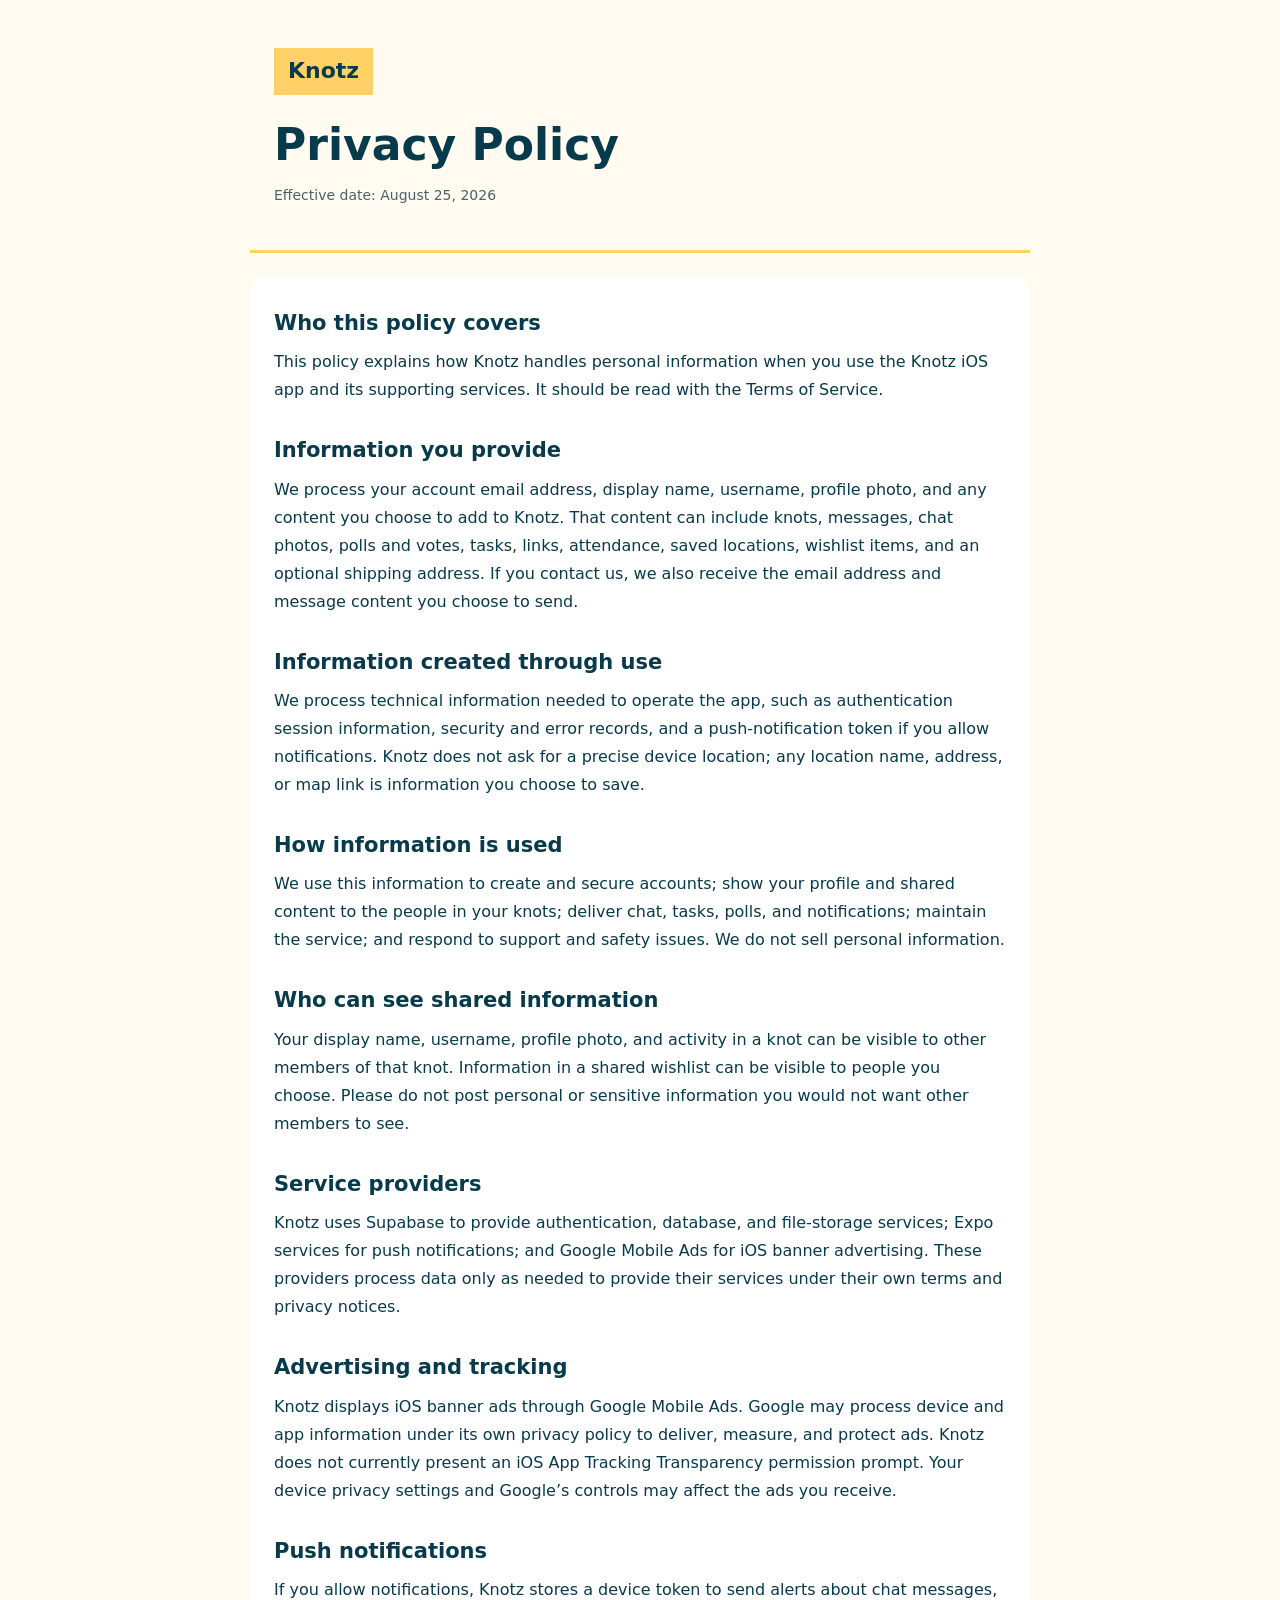
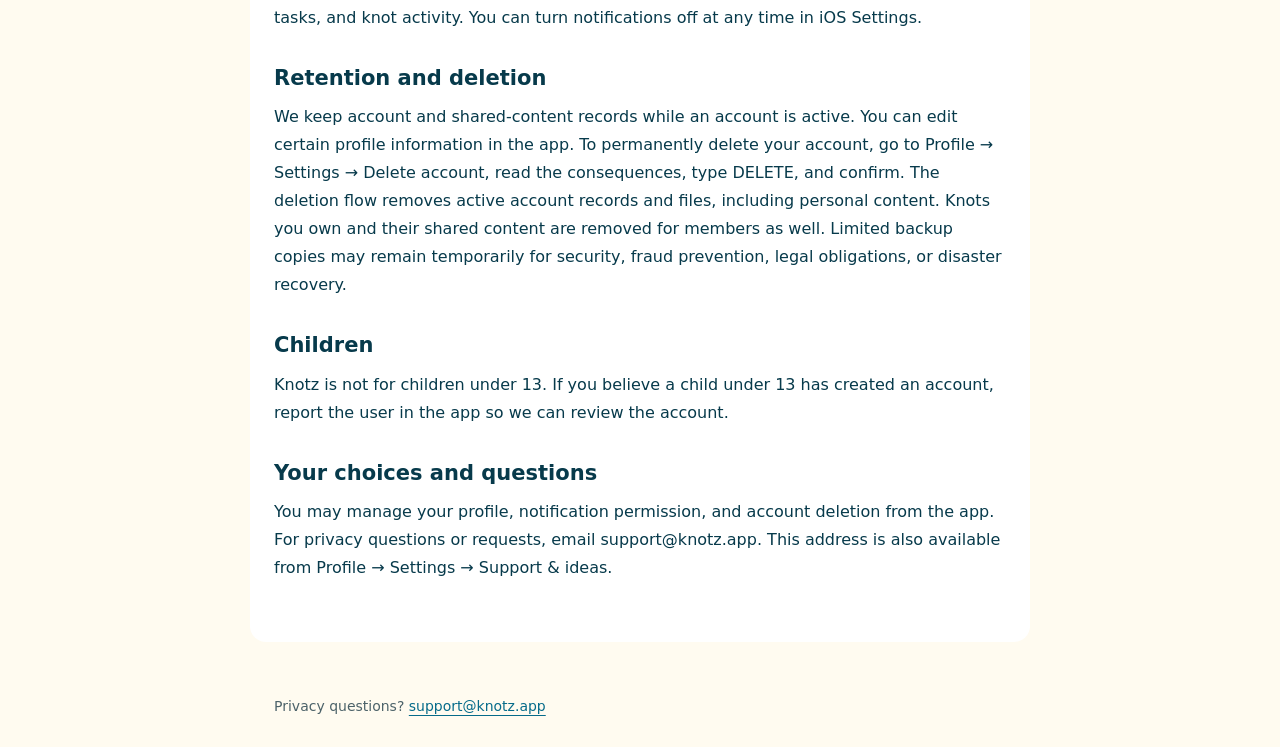
<file: index.html>
<!doctype html>
<html lang="en">
<head>
<meta charset="utf-8">
<meta name="viewport" content="width=device-width, initial-scale=1">
<meta name="description" content="Knotz privacy policy: information, advertising, notifications, account deletion, and your choices.">
<meta name="color-scheme" content="light">
<title>Privacy Policy | Knotz</title>
<style>
*{box-sizing:border-box}body{margin:0;background:#fffbf0;color:#073a4b;font-family:system-ui,-apple-system,BlinkMacSystemFont,"Segoe UI",sans-serif;line-height:1.75}
header,main,footer{max-width:780px;margin:auto;padding:28px 24px}header{padding-top:48px;border-bottom:3px solid #ffd167}
.brand{display:inline-block;padding:4px 14px;background:#ffd167;color:#073a4b;font-size:22px;font-weight:850;text-decoration:none}
h1{font-size:clamp(30px,7vw,44px);line-height:1.2;margin:24px 0 12px}h2{font-size:21px;line-height:1.4;margin:0 0 10px}
section{margin:0 0 32px}p{margin:0 0 14px}.date,footer{color:#4c6269;font-size:14px}
main{background:#fff;margin-top:24px;margin-bottom:24px;border-radius:16px;padding-top:32px}
a{color:#066b8a;text-underline-offset:4px}a:focus-visible{outline:3px solid #108ab1;outline-offset:5px}
@media(max-width:600px){main{border-radius:0;margin-top:16px}header{padding-top:28px}}
@media print{body,main{background:white}header,main,footer{max-width:none}a{color:inherit}}
</style>
</head>
<body>
<header><a class="brand" href="./">Knotz</a><h1>Privacy Policy</h1><p class="date">Effective date: August 25, 2026</p></header>
<main><section><h2>Who this policy covers</h2><p>This policy explains how Knotz handles personal information when you use the Knotz iOS app and its supporting services. It should be read with the Terms of Service.</p></section>
<section><h2>Information you provide</h2><p>We process your account email address, display name, username, profile photo, and any content you choose to add to Knotz. That content can include knots, messages, chat photos, polls and votes, tasks, links, attendance, saved locations, wishlist items, and an optional shipping address. If you contact us, we also receive the email address and message content you choose to send.</p></section>
<section><h2>Information created through use</h2><p>We process technical information needed to operate the app, such as authentication session information, security and error records, and a push-notification token if you allow notifications. Knotz does not ask for a precise device location; any location name, address, or map link is information you choose to save.</p></section>
<section><h2>How information is used</h2><p>We use this information to create and secure accounts; show your profile and shared content to the people in your knots; deliver chat, tasks, polls, and notifications; maintain the service; and respond to support and safety issues. We do not sell personal information.</p></section>
<section><h2>Who can see shared information</h2><p>Your display name, username, profile photo, and activity in a knot can be visible to other members of that knot. Information in a shared wishlist can be visible to people you choose. Please do not post personal or sensitive information you would not want other members to see.</p></section>
<section><h2>Service providers</h2><p>Knotz uses Supabase to provide authentication, database, and file-storage services; Expo services for push notifications; and Google Mobile Ads for iOS banner advertising. These providers process data only as needed to provide their services under their own terms and privacy notices.</p></section>
<section><h2>Advertising and tracking</h2><p>Knotz displays iOS banner ads through Google Mobile Ads. Google may process device and app information under its own privacy policy to deliver, measure, and protect ads. Knotz does not currently present an iOS App Tracking Transparency permission prompt. Your device privacy settings and Google’s controls may affect the ads you receive.</p></section>
<section><h2>Push notifications</h2><p>If you allow notifications, Knotz stores a device token to send alerts about chat messages, tasks, and knot activity. You can turn notifications off at any time in iOS Settings.</p></section>
<section><h2>Retention and deletion</h2><p>We keep account and shared-content records while an account is active. You can edit certain profile information in the app. To permanently delete your account, go to Profile → Settings → Delete account, read the consequences, type DELETE, and confirm. The deletion flow removes active account records and files, including personal content. Knots you own and their shared content are removed for members as well. Limited backup copies may remain temporarily for security, fraud prevention, legal obligations, or disaster recovery.</p></section>
<section><h2>Children</h2><p>Knotz is not for children under 13. If you believe a child under 13 has created an account, report the user in the app so we can review the account.</p></section>
<section><h2>Your choices and questions</h2><p>You may manage your profile, notification permission, and account deletion from the app. For privacy questions or requests, email support@knotz.app. This address is also available from Profile → Settings → Support &amp; ideas.</p></section></main>
<footer>Privacy questions? <a href="mailto:support@knotz.app">support@knotz.app</a></footer>
</body>
</html>
</file>
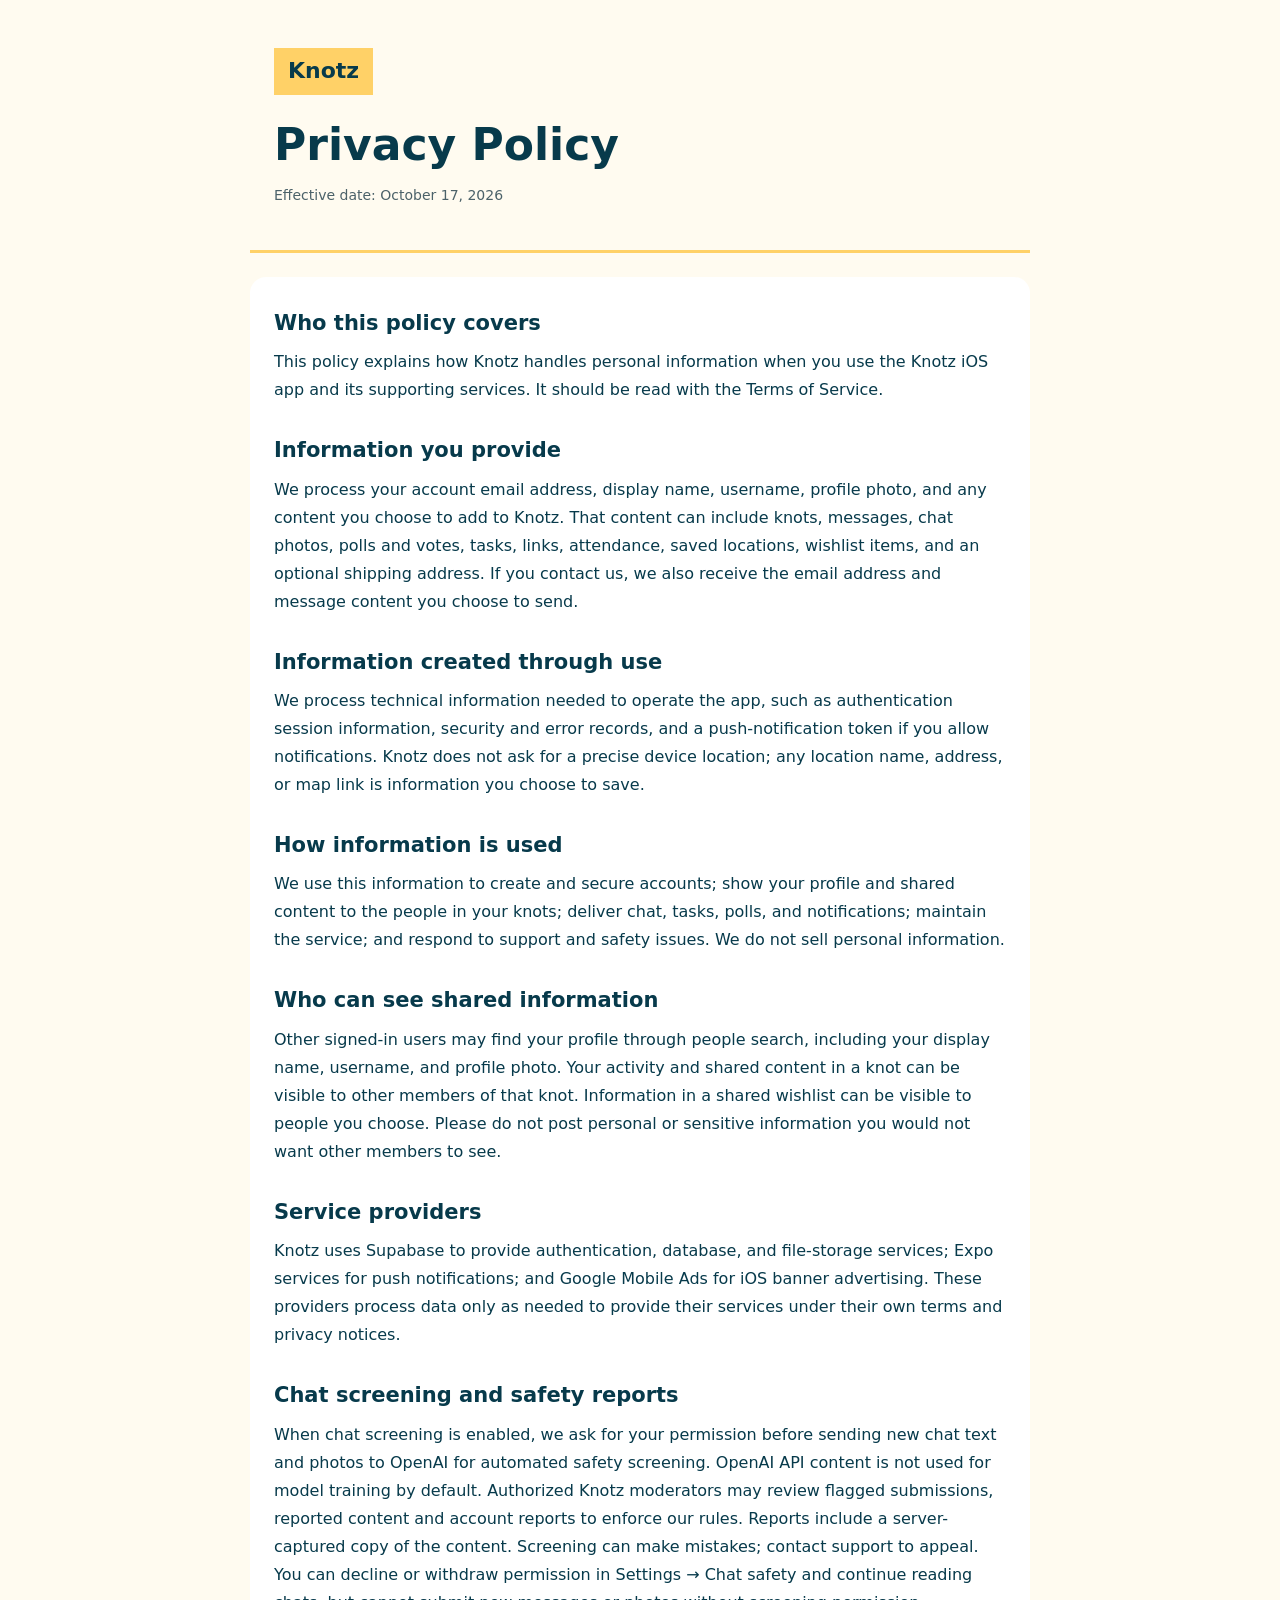
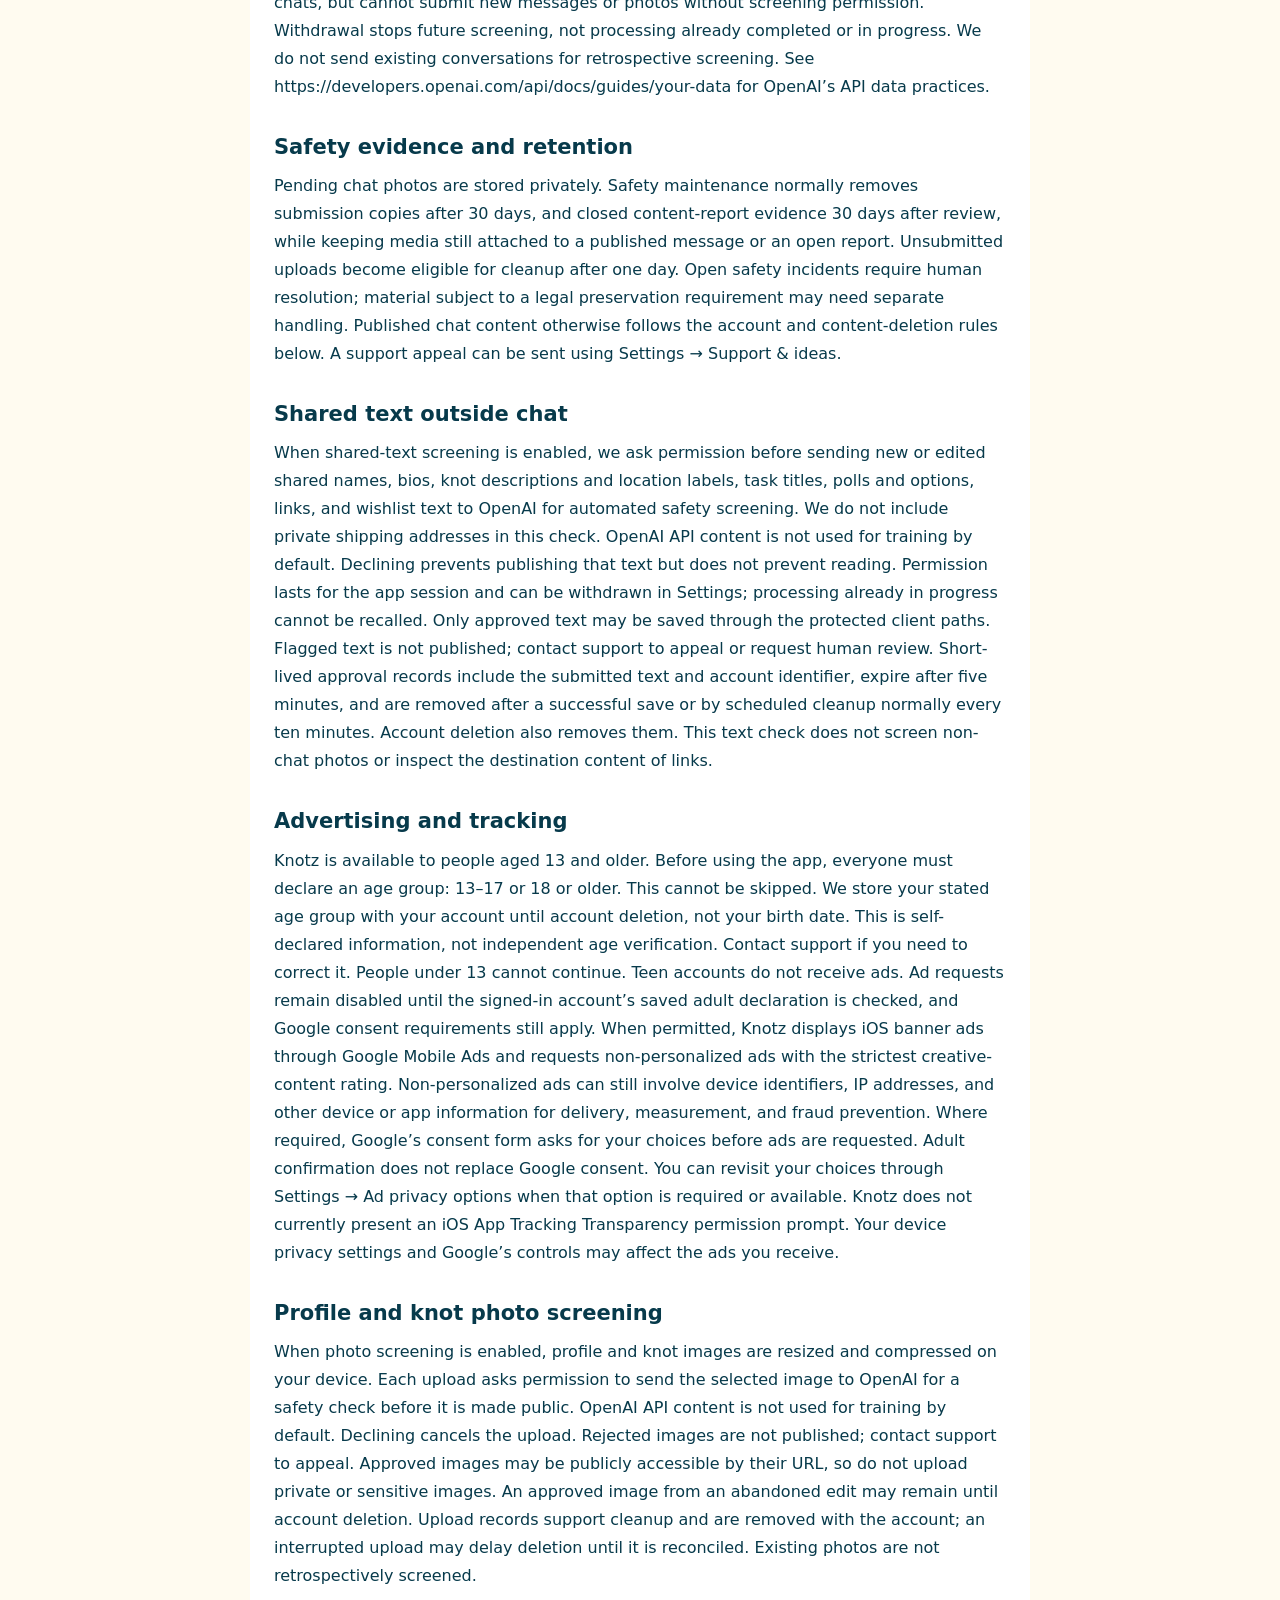
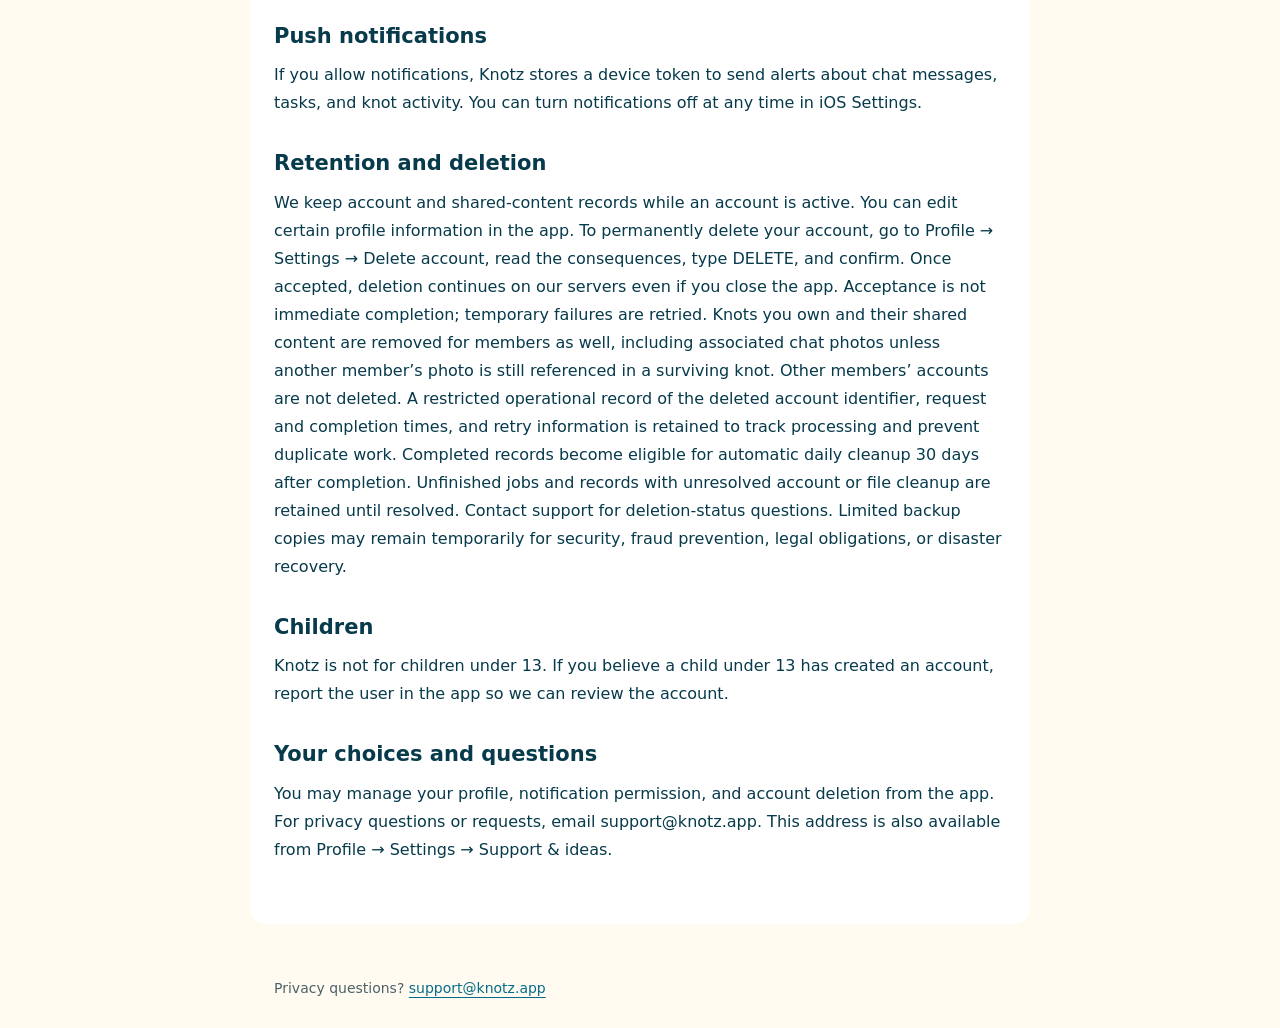
<file: privacy.html>
<!doctype html>
<html lang="en">
<head>
<meta charset="utf-8">
<meta name="viewport" content="width=device-width, initial-scale=1">
<meta name="description" content="Knotz privacy policy: information, advertising, notifications, account deletion, and your choices.">
<meta name="color-scheme" content="light">
<title>Privacy Policy | Knotz</title>
<style>
*{box-sizing:border-box}body{margin:0;background:#fffbf0;color:#073a4b;font-family:system-ui,-apple-system,BlinkMacSystemFont,"Segoe UI",sans-serif;line-height:1.75}
header,main,footer{max-width:780px;margin:auto;padding:28px 24px}header{padding-top:48px;border-bottom:3px solid #ffd167}
.brand{display:inline-block;padding:4px 14px;background:#ffd167;color:#073a4b;font-size:22px;font-weight:850;text-decoration:none}
h1{font-size:clamp(30px,7vw,44px);line-height:1.2;margin:24px 0 12px}h2{font-size:21px;line-height:1.4;margin:0 0 10px}
section{margin:0 0 32px}p{margin:0 0 14px}.date,footer{color:#4c6269;font-size:14px}
main{background:#fff;margin-top:24px;margin-bottom:24px;border-radius:16px;padding-top:32px}
a{color:#066b8a;text-underline-offset:4px}a:focus-visible{outline:3px solid #108ab1;outline-offset:5px}
@media(max-width:600px){main{border-radius:0;margin-top:16px}header{padding-top:28px}}
@media print{body,main{background:white}header,main,footer{max-width:none}a{color:inherit}}
</style>
</head>
<body>
<header><a class="brand" href="./">Knotz</a><h1>Privacy Policy</h1><p class="date">Effective date: October 17, 2026</p></header>
<main><section><h2>Who this policy covers</h2><p>This policy explains how Knotz handles personal information when you use the Knotz iOS app and its supporting services. It should be read with the Terms of Service.</p></section>
<section><h2>Information you provide</h2><p>We process your account email address, display name, username, profile photo, and any content you choose to add to Knotz. That content can include knots, messages, chat photos, polls and votes, tasks, links, attendance, saved locations, wishlist items, and an optional shipping address. If you contact us, we also receive the email address and message content you choose to send.</p></section>
<section><h2>Information created through use</h2><p>We process technical information needed to operate the app, such as authentication session information, security and error records, and a push-notification token if you allow notifications. Knotz does not ask for a precise device location; any location name, address, or map link is information you choose to save.</p></section>
<section><h2>How information is used</h2><p>We use this information to create and secure accounts; show your profile and shared content to the people in your knots; deliver chat, tasks, polls, and notifications; maintain the service; and respond to support and safety issues. We do not sell personal information.</p></section>
<section><h2>Who can see shared information</h2><p>Other signed-in users may find your profile through people search, including your display name, username, and profile photo. Your activity and shared content in a knot can be visible to other members of that knot. Information in a shared wishlist can be visible to people you choose. Please do not post personal or sensitive information you would not want other members to see.</p></section>
<section><h2>Service providers</h2><p>Knotz uses Supabase to provide authentication, database, and file-storage services; Expo services for push notifications; and Google Mobile Ads for iOS banner advertising. These providers process data only as needed to provide their services under their own terms and privacy notices.</p></section>
<section><h2>Chat screening and safety reports</h2><p>When chat screening is enabled, we ask for your permission before sending new chat text and photos to OpenAI for automated safety screening. OpenAI API content is not used for model training by default. Authorized Knotz moderators may review flagged submissions, reported content and account reports to enforce our rules. Reports include a server-captured copy of the content. Screening can make mistakes; contact support to appeal. You can decline or withdraw permission in Settings → Chat safety and continue reading chats, but cannot submit new messages or photos without screening permission. Withdrawal stops future screening, not processing already completed or in progress. We do not send existing conversations for retrospective screening. See https://developers.openai.com/api/docs/guides/your-data for OpenAI’s API data practices.</p></section>
<section><h2>Safety evidence and retention</h2><p>Pending chat photos are stored privately. Safety maintenance normally removes submission copies after 30 days, and closed content-report evidence 30 days after review, while keeping media still attached to a published message or an open report. Unsubmitted uploads become eligible for cleanup after one day. Open safety incidents require human resolution; material subject to a legal preservation requirement may need separate handling. Published chat content otherwise follows the account and content-deletion rules below. A support appeal can be sent using Settings → Support &amp; ideas.</p></section>
<section><h2>Shared text outside chat</h2><p>When shared-text screening is enabled, we ask permission before sending new or edited shared names, bios, knot descriptions and location labels, task titles, polls and options, links, and wishlist text to OpenAI for automated safety screening. We do not include private shipping addresses in this check. OpenAI API content is not used for training by default. Declining prevents publishing that text but does not prevent reading. Permission lasts for the app session and can be withdrawn in Settings; processing already in progress cannot be recalled. Only approved text may be saved through the protected client paths. Flagged text is not published; contact support to appeal or request human review. Short-lived approval records include the submitted text and account identifier, expire after five minutes, and are removed after a successful save or by scheduled cleanup normally every ten minutes. Account deletion also removes them. This text check does not screen non-chat photos or inspect the destination content of links.</p></section>
<section><h2>Advertising and tracking</h2><p>Knotz is available to people aged 13 and older. Before using the app, everyone must declare an age group: 13–17 or 18 or older. This cannot be skipped. We store your stated age group with your account until account deletion, not your birth date. This is self-declared information, not independent age verification. Contact support if you need to correct it. People under 13 cannot continue. Teen accounts do not receive ads. Ad requests remain disabled until the signed-in account’s saved adult declaration is checked, and Google consent requirements still apply. When permitted, Knotz displays iOS banner ads through Google Mobile Ads and requests non-personalized ads with the strictest creative-content rating. Non-personalized ads can still involve device identifiers, IP addresses, and other device or app information for delivery, measurement, and fraud prevention. Where required, Google’s consent form asks for your choices before ads are requested. Adult confirmation does not replace Google consent. You can revisit your choices through Settings → Ad privacy options when that option is required or available. Knotz does not currently present an iOS App Tracking Transparency permission prompt. Your device privacy settings and Google’s controls may affect the ads you receive.</p></section>
<section><h2>Profile and knot photo screening</h2><p>When photo screening is enabled, profile and knot images are resized and compressed on your device. Each upload asks permission to send the selected image to OpenAI for a safety check before it is made public. OpenAI API content is not used for training by default. Declining cancels the upload. Rejected images are not published; contact support to appeal. Approved images may be publicly accessible by their URL, so do not upload private or sensitive images. An approved image from an abandoned edit may remain until account deletion. Upload records support cleanup and are removed with the account; an interrupted upload may delay deletion until it is reconciled. Existing photos are not retrospectively screened.</p></section>
<section><h2>Push notifications</h2><p>If you allow notifications, Knotz stores a device token to send alerts about chat messages, tasks, and knot activity. You can turn notifications off at any time in iOS Settings.</p></section>
<section><h2>Retention and deletion</h2><p>We keep account and shared-content records while an account is active. You can edit certain profile information in the app. To permanently delete your account, go to Profile → Settings → Delete account, read the consequences, type DELETE, and confirm. Once accepted, deletion continues on our servers even if you close the app. Acceptance is not immediate completion; temporary failures are retried. Knots you own and their shared content are removed for members as well, including associated chat photos unless another member’s photo is still referenced in a surviving knot. Other members’ accounts are not deleted. A restricted operational record of the deleted account identifier, request and completion times, and retry information is retained to track processing and prevent duplicate work. Completed records become eligible for automatic daily cleanup 30 days after completion. Unfinished jobs and records with unresolved account or file cleanup are retained until resolved. Contact support for deletion-status questions. Limited backup copies may remain temporarily for security, fraud prevention, legal obligations, or disaster recovery.</p></section>
<section><h2>Children</h2><p>Knotz is not for children under 13. If you believe a child under 13 has created an account, report the user in the app so we can review the account.</p></section>
<section><h2>Your choices and questions</h2><p>You may manage your profile, notification permission, and account deletion from the app. For privacy questions or requests, email support@knotz.app. This address is also available from Profile → Settings → Support &amp; ideas.</p></section></main>
<footer>Privacy questions? <a href="mailto:support@knotz.app">support@knotz.app</a></footer>
</body>
</html>
</file>
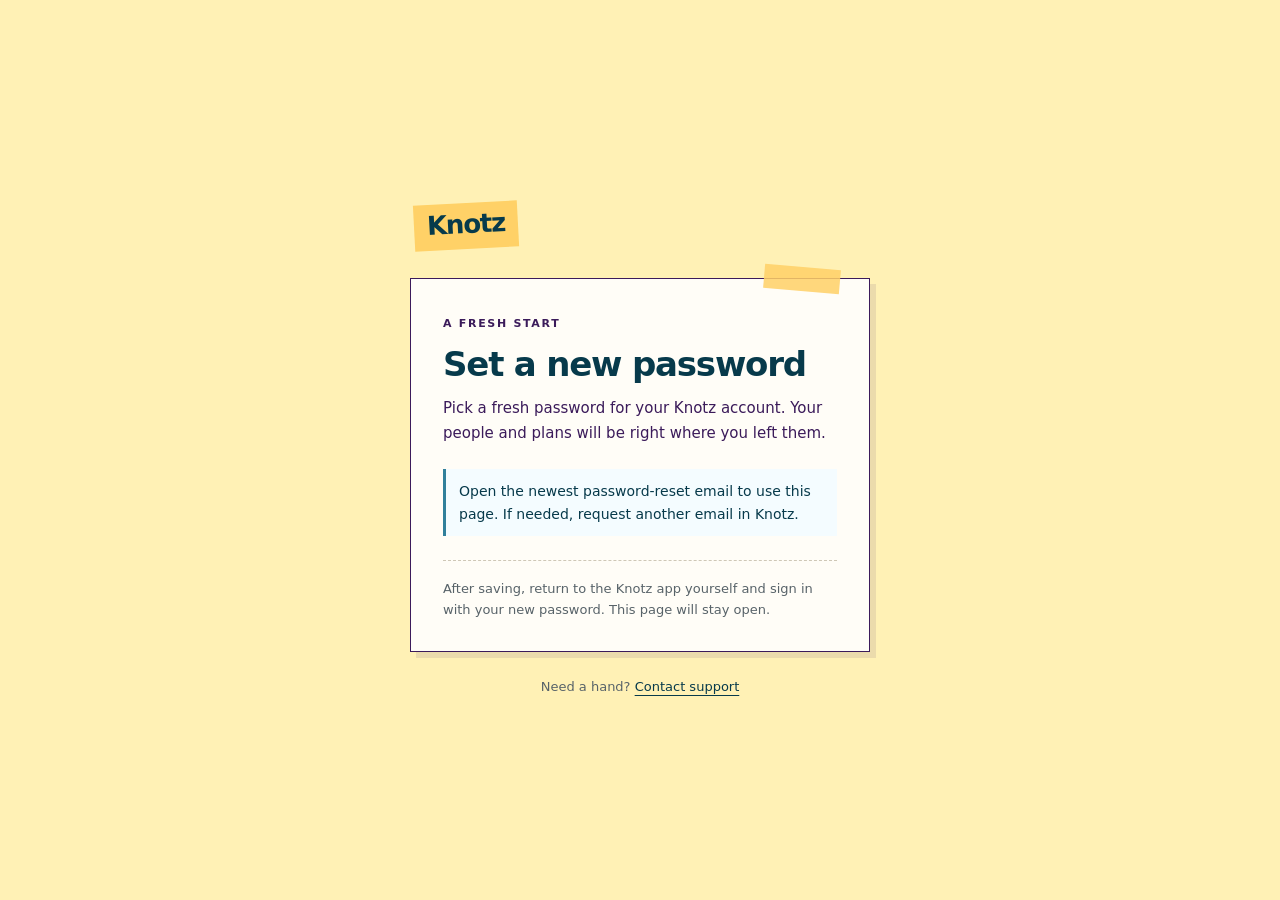
<file: reset-password.html>
<!doctype html>
<html lang="en">
<head>
  <meta charset="utf-8">
  <meta name="viewport" content="width=device-width, initial-scale=1">
  <meta name="referrer" content="no-referrer">
  <meta http-equiv="Content-Security-Policy" content="default-src 'self'; script-src 'self'; style-src 'self'; connect-src https://svjpnvgiqlszprxjchbt.supabase.co; object-src 'none'; base-uri 'none'; form-action 'none'">
  <meta name="robots" content="noindex, nofollow">
  <meta name="color-scheme" content="light">
  <title>Set a new password</title>
  <link rel="stylesheet" href="./reset-password.css">
  <script src="./reset-password.js" defer></script>
</head>
<body>
  <main class="reset-page" aria-labelledby="heading">
    <div class="brand" aria-label="Knotz">Knotz</div>
    <section class="reset-card" aria-labelledby="heading">
      <p class="eyebrow">A fresh start</p>
      <h1 id="heading">Set a new password</h1>
      <p class="intro">Pick a fresh password for your Knotz account. Your people and plans will be right where you left them.</p>
      <p id="status" role="status" aria-live="polite" aria-atomic="true">Checking reset link</p>
      <noscript><p>JavaScript is needed to check your reset link and save your password. Enable it in your browser, then reopen the link from your reset email.</p></noscript>
      <form id="reset-form" method="post">
        <label for="password">New password</label>
        <input id="password" name="password" type="password" minlength="8" required autocomplete="new-password" aria-describedby="password-hint" spellcheck="false" autocapitalize="none">
        <p id="password-hint" class="password-hint">Use at least 8 characters.</p>
        <div class="confirm-field">
          <label for="confirm">Repeat new password</label>
          <input id="confirm" name="confirm" type="password" minlength="8" required autocomplete="new-password" spellcheck="false" autocapitalize="none">
        </div>
        <button id="save-button" type="submit" disabled>Update password</button>
      </form>
      <p class="return-note">After saving, return to the Knotz app yourself and sign in with your new password. This page will stay open.</p>
    </section>
    <footer>Need a hand? <a href="mailto:support@knotz.app">Contact support</a></footer>
  </main>
</body>
</html>
</file>
